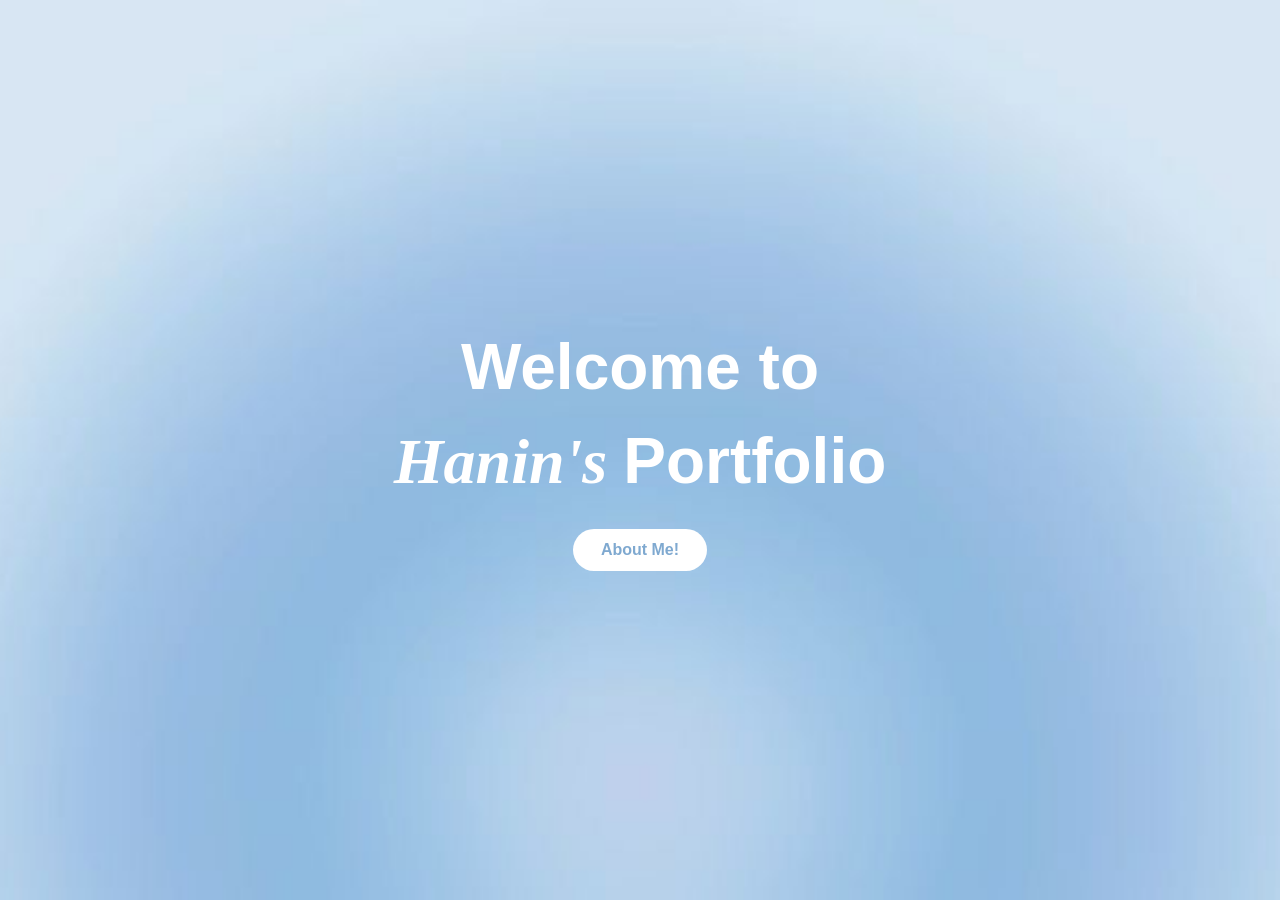
<file: index.html>
<!doctype html>
<html lang="en">

<!--
WRITTEN BY: Hanin Ali Barakat
EMAIL: Habaraka@uci.edu
-->

<head>
  <meta charset="utf-8">
  <meta name="viewport" content="width=device-width, initial-scale=1.0">
  <meta name="author" content="Hanin Ali Barakat">
  <meta name="description" content="My career portfolio">
   <!-- you would link to an external stylesheet here! -->
  <link rel="stylesheet" href="intro.css">
   <!-- you would also link to Bootstrap here! -->
  <title>Intro | Hanin's Portfolio</title>
  <link rel="preconnect" href="https://fonts.googleapis.com">
  <link rel="preconnect" href="https://fonts.gstatic.com" crossorigin>

  <link href="https://fonts.googleapis.com/css2?family=Cormorant+Garamond:wght@400;500;600;700&display=swap" rel="stylesheet">

</head>
<body>
    
    <main>
      <h1>
      <span class="main-font1">Welcome    to</span>

    <span class="bottom-line">
        <span class="main-font2">Hanin's    </span>
        <span class="main-font3">Portfolio</span>
    </span>
    </h1>
      <a href="home.html" class="about-button">About Me!</a>
    </main> 
</body>
</html>
</file>
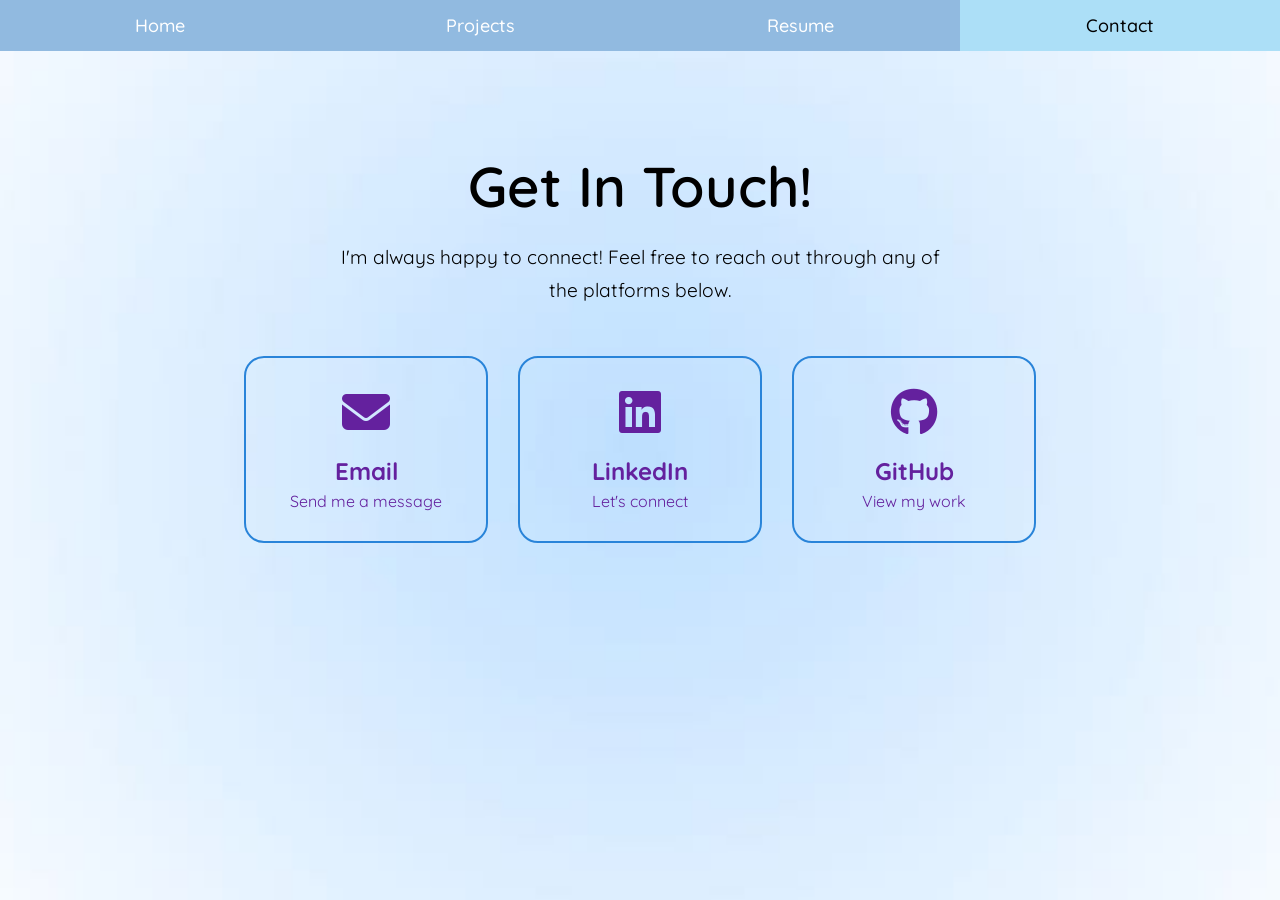
<file: contact.html>
<!doctype html>
<html lang="en">

<!--
WRITTEN BY: Hanin Ali Barakat
EMAIL: Habaraka@uci.edu
-->

<head>
  <meta charset="utf-8">
  <meta name="viewport" content="width=device-width, initial-scale=1.0">
  <meta name="author" content="Hanin Ali Barakat">
  <meta name="description" content="My career portfolio">
   <!-- you would link to an external stylesheet here! -->
  <link rel="stylesheet" href="navbar.css">
  <link rel="stylesheet" href="contact.css">
  <link href="https://fonts.googleapis.com/css2?family=Quicksand:wght@400;500;600&display=swap"
      rel="stylesheet">
  <link rel="stylesheet"
      href="https://cdnjs.cloudflare.com/ajax/libs/font-awesome/6.5.1/css/all.min.css">
   <!-- you would also link to Bootstrap here! -->
  <title>Contact | Hanin's Portfolio</title>
</head>
<body>
    <nav class="navbar"> 
      <ul>
        <li><a href="home.html">Home</a></li>
        <li><a href="projects.html">Projects</a></li>
        <li><a href="resume.html">Resume</a></li>
        <li><a class="active" href="contact.html">Contact</a></li>
      </ul>
    </nav>

    <main class="contact-page">

    <h1>Get In Touch!</h1>

    <p class="contact-intro">
        I'm always happy to connect! Feel free to reach out
        through any of the platforms below.
    </p>

    <div class="contact-options">

        <a href="mailto:haneen3barakat@gmail.com" class="contact-card">
            <i class="fa-solid fa-envelope"></i>
            <h2>Email</h2>
            <p>Send me a message</p>
        </a>

      <a href="https://www.linkedin.com/in/hanin-barakat-1a2951280/" class="contact-card">
            <i class="fa-brands fa-linkedin"></i>
            <h2>LinkedIn</h2>
            <p>Let's connect</p>
        </a>

        <a href="https://github.com/habaraka" class="contact-card">
            <i class="fa-brands fa-github"></i>
            <h2>GitHub</h2>
            <p>View my work</p>
        </a>

      </div>
      
    </main>
</body>
</html>
</file>
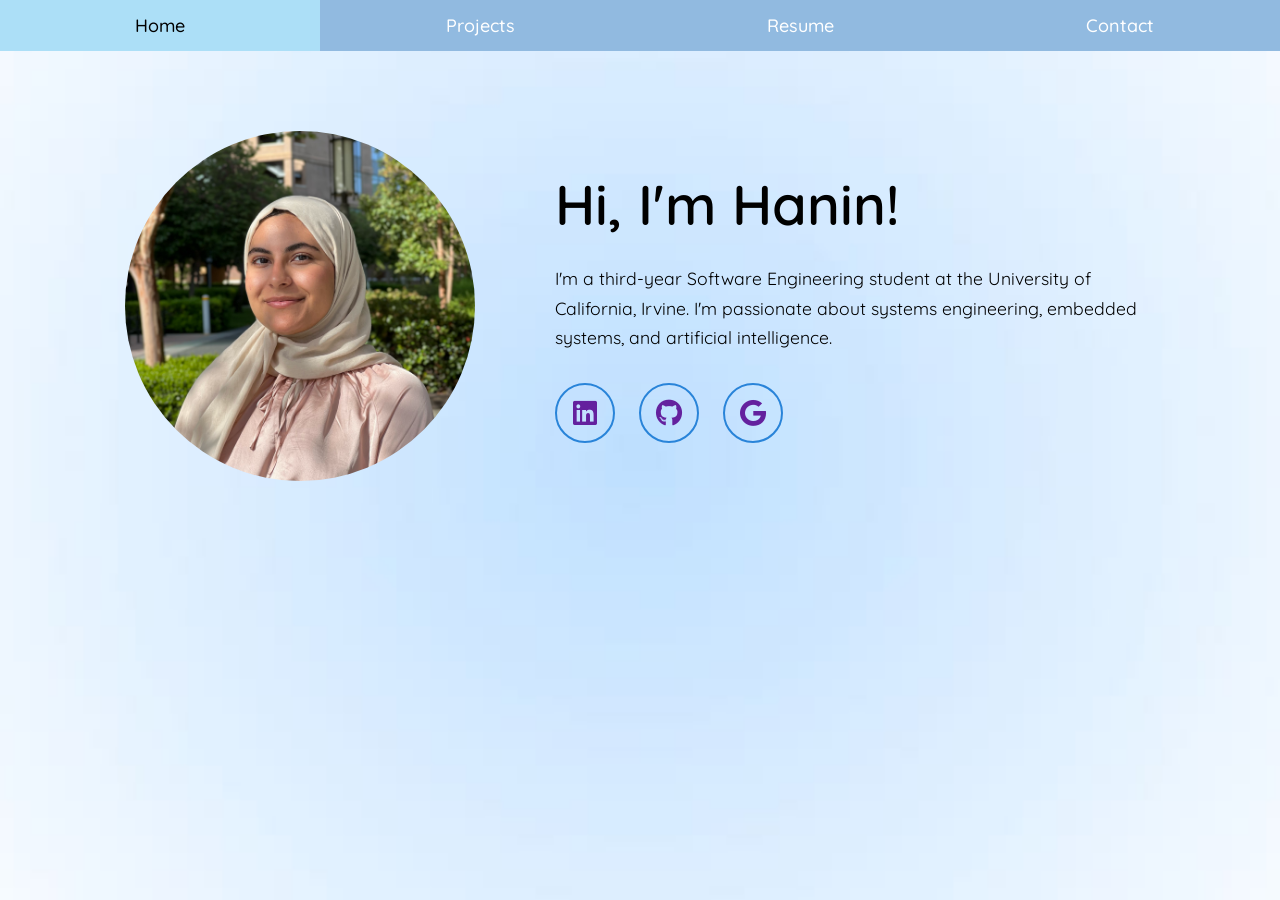
<file: home.html>
<!doctype html>
<html lang="en">

<!--
WRITTEN BY: Hanin Ali Barakat
EMAIL: Habaraka@uci.edu
-->

<head>
  <meta charset="utf-8">
  <meta name="viewport" content="width=device-width, initial-scale=1.0">
  <meta name="author" content="Hanin Ali Barakat">
  <meta name="description" content="My career portfolio">
   <!-- you would link to an external stylesheet here! -->
  <link rel="stylesheet"
          href="https://cdnjs.cloudflare.com/ajax/libs/font-awesome/6.5.1/css/all.min.css">
  <link rel="stylesheet" href="navbar.css">
  <link rel="stylesheet" href="Home.css">
  <link href="https://fonts.googleapis.com/css2?family=Quicksand:wght@400;500;600&display=swap"
      rel="stylesheet">

   <!-- you would also link to Bootstrap here! -->
  <title>Home | Hanin's Portfolio</title>
</head>
<body>
    <nav class = "navbar"> 
     <ul>
        <li><a class="active" href="home.html">Home</a></li>
        <li><a href="projects.html">Projects</a></li>
        <li><a href="resume.html">Resume</a></li>
        <li><a href="contact.html">Contact</a></li>
      </ul>
    </nav>
    <main>
      <div class="home">
        <img src="images/Hanin's-picture.png" alt="A professional picture of Hanin taken at UCI" width="450" height="600">
      
        <div class = "home-content">
          <h1>Hi, I'm Hanin!</h1>
          <p>I'm a third-year Software Engineering student at the
    University of California, Irvine. I'm passionate about
    systems engineering, embedded systems, and artificial
    intelligence.</p>
          <div class = "social-icons">
            <a href="https://www.linkedin.com/in/hanin-barakat-1a2951280/" aria-label = "Linkedin"><i class = "fa-brands fa-linkedin"></i></a>
            <a href="https://github.com/habaraka" aria-label="GitHub"><i class = "fa-brands fa-github"></i></a>
            <a href="mailto:haneen3barakat@gmail.com" aria-label="Email"><i class = "fa-brands fa-google"></i></a>
          </div>
      </div>
    </div>
    </main> 
</body>
</html>
</file>
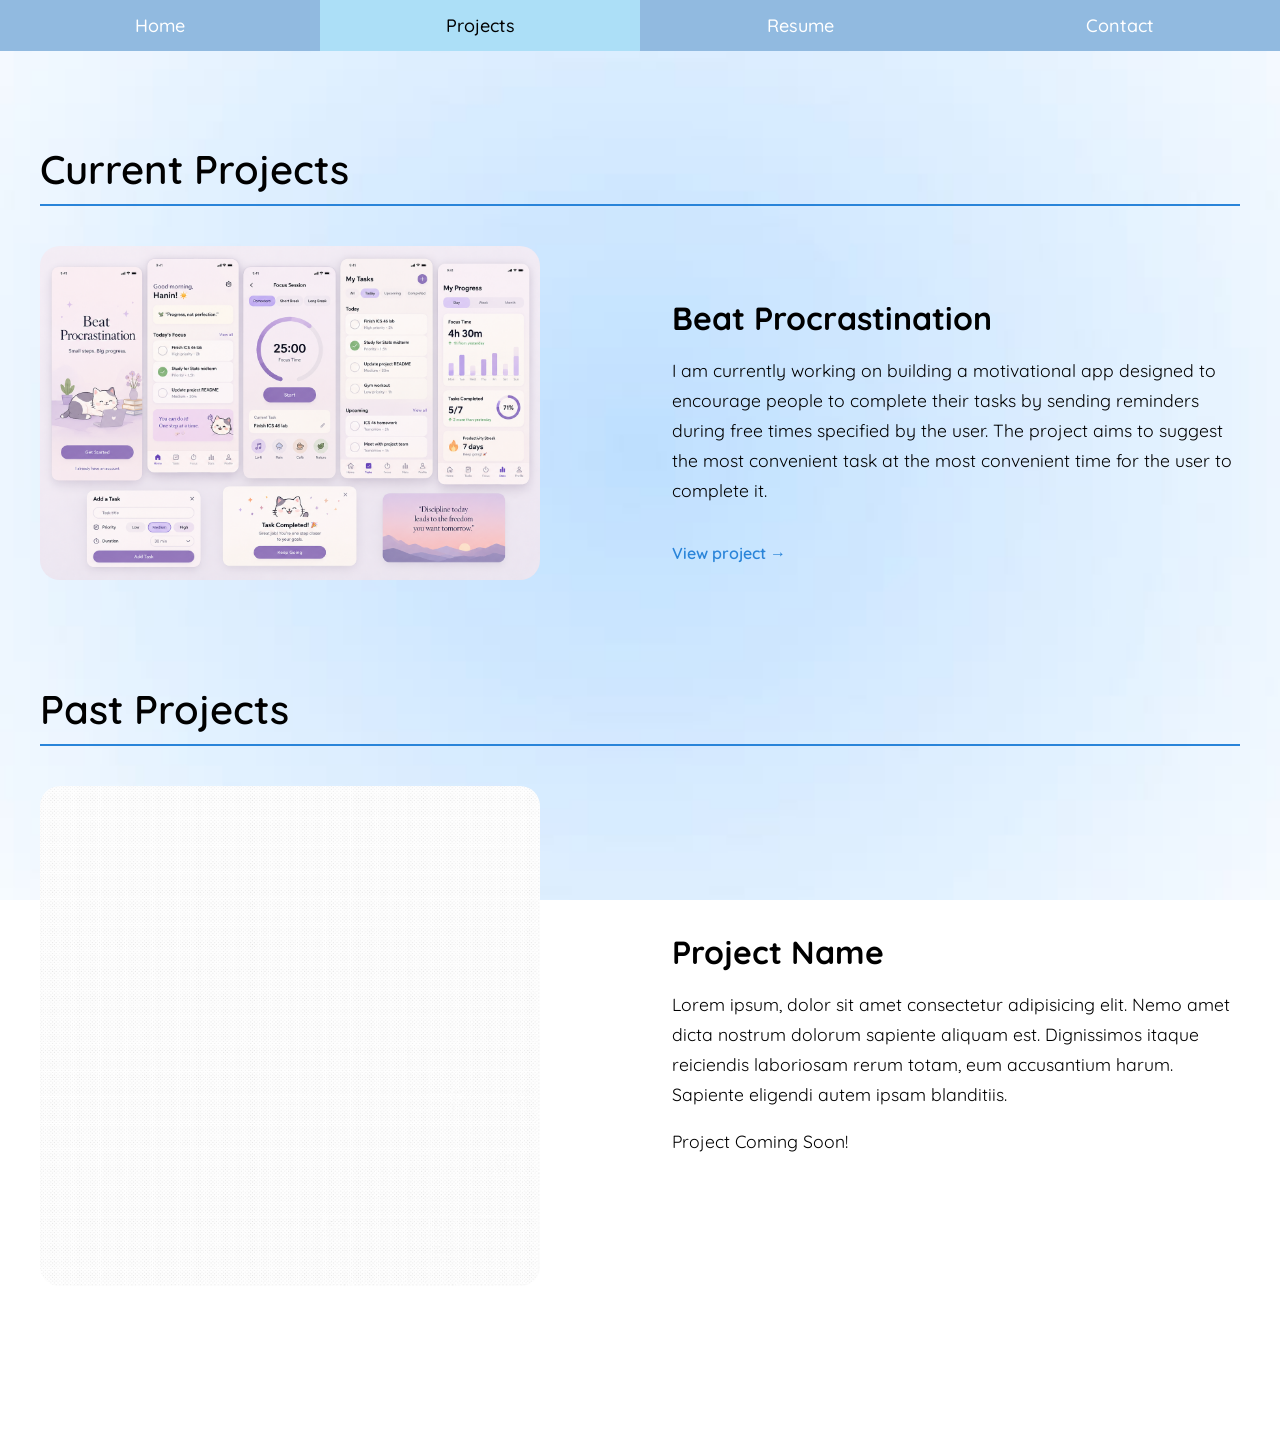
<file: projects.html>
<!doctype html>
<html lang="en">

<!--
WRITTEN BY: Hanin Ali Barakat
EMAIL: Habaraka@uci.edu
-->

<head>
  <meta charset="utf-8">
  <meta name="viewport" content="width=device-width, initial-scale=1.0">
  <meta name="author" content="Hanin Ali Barakat">
  <meta name="description" content="My career portfolio">
   <!-- you would link to an external stylesheet here! -->
  <link rel="stylesheet" href="navbar.css">
  <link rel="stylesheet" href="projects.css">
  <link href="https://fonts.googleapis.com/css2?family=Quicksand:wght@400;500;600&display=swap"
      rel="stylesheet">
   <!-- you would also link to Bootstrap here! -->
  <title>Projects | Hanin's Portfolio</title>
</head>
<body>
    <nav class = "navbar"> 
      <ul>
        <li><a href="home.html">Home</a></li>
        <li><a class="active" href="projects.html">Projects</a></li>
        <li><a href="resume.html">Resume</a></li>
        <li><a href="contact.html">Contact</a></li>
      </ul>
    </nav>
    <main class = "projects-page">

      <h1 class="visually-hidden">Projects</h1>

      <section class="project-section">
          <h2 class = "section-title">Current Projects</h2>
        <div class = "project">

          <div class = "project-image">
            <img src="images/Pastel-Beat-Procrastination-App-Showcase.png" alt=" an example of the user interface pages for the app.">
          </div>
          <div class="project-description">
              <h3>Beat Procrastination</h3>

              <p class= "P1">
                I am currently working on building a motivational app
                designed to encourage people to complete their tasks by
                sending reminders during free times specified by the user.
                The project aims to suggest the most convenient task at the
                most convenient time for the user to complete it.
            </p>
            <a href="https://github.com/habaraka/beat-procrastination">View project → </a>
          </div>
        </div>
      </section>
      <section class="project-section">

        <h2 class="section-title">Past Projects</h2>

        <div class="project">

            <div class="project-image">
                <img src="images/white-abstract-vactor-background-design_665257-153.avif"
                     alt="Screenshot of white page used as placeholder for another project.">
            </div>

            <div class="project-description">
                <h3>Project Name</h3>

                <p>
                    Lorem ipsum, dolor sit amet consectetur adipisicing elit. Nemo amet dicta nostrum dolorum sapiente aliquam est. Dignissimos itaque reiciendis laboriosam rerum totam, eum accusantium harum. Sapiente eligendi autem ipsam blanditiis.
                </p>

                <p>Project Coming Soon!</p>
            </div>

        </div>

    </section>
    </main>
</body>
</html>
</file>
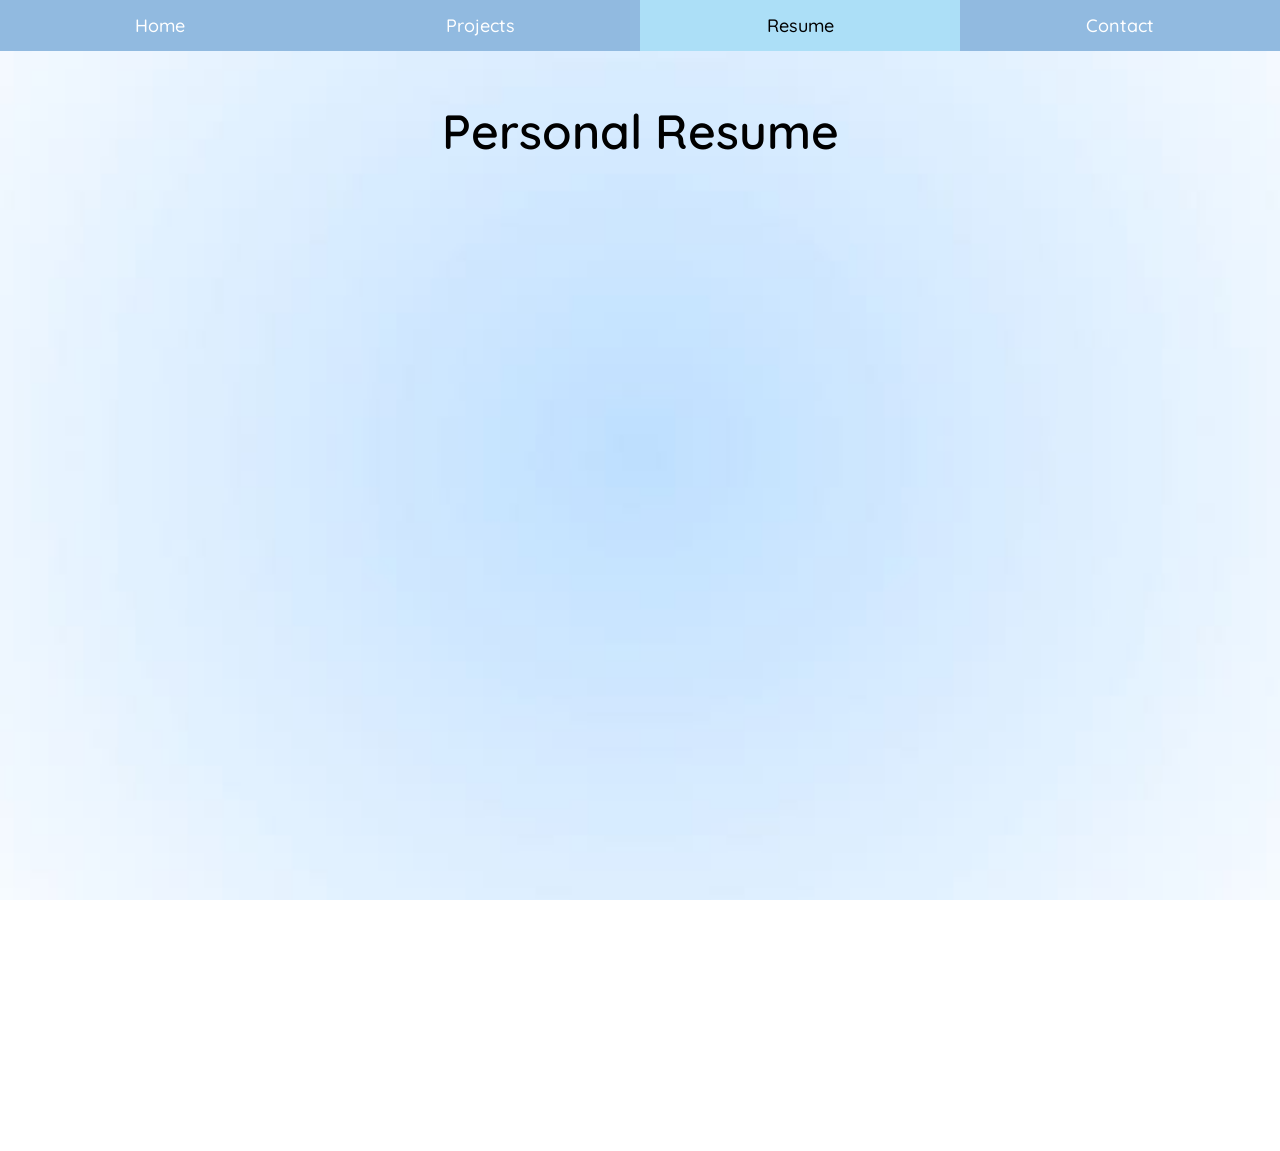
<file: resume.html>
<!doctype html>
<html lang="en">

<!--
WRITTEN BY: Hanin Ali Barakat
EMAIL: Habaraka@uci.edu
-->

<head>
  <meta charset="utf-8">
  <meta name="viewport" content="width=device-width, initial-scale=1.0">
  <meta name="author" content="Hanin Ali Barakat">
  <meta name="description" content="My career portfolio">
   <!-- you would link to an external stylesheet here! -->
  <link rel="stylesheet" href="navbar.css">
  <link rel="stylesheet" href="resume.css">
  <link href="https://fonts.googleapis.com/css2?family=Quicksand:wght@400;500;600&display=swap"
      rel="stylesheet">
   <!-- you would also link to Bootstrap here! -->
  <title>Resume | Hanin's Portfolio</title>
</head>
<body>
    <nav class = "navbar"> 
      <ul>
        <li><a href="home.html">Home</a></li>
        <li><a href="projects.html">Projects</a></li>
        <li><a class="active" href="resume.html">Resume</a></li>
        <li><a href="contact.html">Contact</a></li>
      </ul>
    </nav>
    <main>
      <div class= "resume-page">
        <h1>Personal Resume</h1>
        <div class = "resume-viewer">
          <iframe
            src="files/Hanin-Barakat-Master-CV.pdf"
            title="Hanin Barakat Resume">
        </iframe>
        </div>
      </div>
    </main>
</body>
</html>
</file>
<file: intro.css>
body {
            background-image: url(images/012cbf6ea3c8285f544741d9aeb4340a.jpg); 
            
            background-repeat: no-repeat; 
            
            background-position: center center; 
            
            background-size: cover; 
            
            background-attachment: fixed; 
            
            min-height: 100vh; 
            margin: 0;
        }



.main-font1 , .main-font3{
    color :white;
    font-family: 'Montserrat', sans-serif;
    font-weight: 700;
    font-size: 4rem;
    
}
.main-font2{
    color: white;
    font-family: 'Libre Baskerville', serif;
    font-style: italic;
    font-weight: 700;
    font-size: 4rem;
}
h1{
   display: flex;
    flex-direction: column;
    justify-content: center;
    align-items: center;
    margin: 0;
    gap: 20px;
}
.about-button {
   font-family: 'Montserrat', sans-serif;
    font-size: 16px;
    font-weight: 600;

    background-color: white;
    color: #7fa9d0;

    padding: 12px 28px;
    border-radius: 25px;

    text-decoration: none;
    margin-top: 30px;
}
main {
    display: flex;
    flex-direction: column;
    justify-content: center;
    align-items: center;
    height: 100vh;
}



#Home{
    text-align: center;
    margin-top: auto;
}

#Home a {
    background-color: white;
    color: black;
    padding: 0%;
    border-radius: 30%;
    text-decoration: none;
    font-family: 'Gilroy', sans-serif;

}
</file>
<file: navbar.css>
.navbar ul{
    list-style-type: none;
    margin: 0;
    padding: 0;
    overflow: hidden;
    background-color: #91bae0;
    display: flex;
}
.navbar a{
    display: flex;
    justify-content: center;
    align-items: center;

    color: white;
    padding: 14px 16px;
    text-decoration: none;
    font-family: "Quicksand", sans-serif;
    font-weight: 500;
    font-size: 18px;
}

.navbar a:hover{
    background-color: rgb(172, 223, 247);
    color: black;
}
.navbar li{
    flex: 1;
}

.navbar li a.active {
    background-color: rgb(172, 223, 247);
    color: black;
}

@media (max-width: 768px){

    .navbar ul {
        flex-direction: column;

    }



}
</file>
<file: contact.css>
body {
    background-image: url("images/bacjgrounf.jpeg");
    background-repeat: no-repeat;
    background-position: center center;
    background-size: cover;
    background-attachment: fixed;

    min-height: 100vh;
    margin: 0;
}

.contact-page {
    max-width: 1000px;
    margin: 0 auto;
    padding: 100px 40px;
    text-align: center;
}

.contact-page h1 {
    font-family: "Quicksand", sans-serif;
    font-size: 3.5rem;
    font-weight: 600;
    margin: 0 0 20px;
}

.contact-intro {
    font-family: "Quicksand", sans-serif;
    font-size: 1.2rem;
    line-height: 1.7;

    max-width: 600px;
    margin: 0 auto 50px;
}

.contact-options {
    display: flex;
    justify-content: center;
    gap: 30px;
}

.contact-card {
    width: 200px;
    padding: 30px 20px;

    border: 2px solid #2984d9;
    border-radius: 20px;

    text-decoration: none;
    color: #64219e;

    font-family: "Quicksand", sans-serif;

    transition: 0.3s ease;
}

.contact-card:hover {
    transform: translateY(-8px) scale(1.05);
    box-shadow: 0 10px 25px rgba(36, 163, 226, 0.25);
}

.contact-card i {
    font-size: 3rem;
    margin-bottom: 10px;
}

.contact-card h2 {
    margin: 10px 0 5px;
}

.contact-card p {
    margin: 0;
}

@media (max-width: 768px) {

    .contact-page {
        padding: 50px 20px;
    }

    .contact-page h1 {
        font-size: 2.5rem;
    }

    .contact-intro {
        font-size: 1rem;
        margin-bottom: 30px;
    }

    .contact-options {
        flex-direction: column;
        align-items: center;
        gap: 20px;
    }

    .contact-card {
        width: 80%;
        max-width: 280px;
        padding: 25px 20px;
    }
}

@media (min-width: 769px) and (max-width: 1032px) {

    .contact-page {
        padding: 60px 20px;
    }

    .contact-page h1 {
        font-size: 3rem;
    }

    .contact-intro {
        font-size: 2rem;
        margin-bottom: 60px;
    }

    .contact-options {
        flex-direction: column;
        align-items: center;
        gap: 50px;
    }

    .contact-card {
        width: 80%;
        max-width: 280px;
        padding: 30px 25px;
    }
}
</file>
<file: Home.css>
body {
            background-image: url(images/bacjgrounf.jpeg); 
            
            background-repeat: no-repeat; 
            
            background-position: center center; 
            
            background-size: cover; 
            
            background-attachment: fixed; 
            
            min-height: 100vh; 
            margin: 0;
        }


.home img {
    width: 350px;
    height: 350px;
    border-radius: 50%;
    object-fit: cover;

    flex-shrink: 0;
}

.home {
    display: flex;
    justify-content: center;
    align-items: center;

    gap: 5rem;

    max-width: 1200px;
    margin: 0 auto;
    padding: 80px 40px;
}


.social-icons {
    display: flex;
    gap: 1.5rem;
    margin-top: 30px;
}

.social-icons a{
    display: inline-flex;
    justify-content: center;
    align-items: center;

    width: 3.5rem;
    height: 3.5rem;


    background-color: transparent;
    border: 0.15rem solid #2984d9;
    border-radius: 50%;

    font-size: 1.7rem;
    text-decoration: none;

    border-radius:50%;
    margin:0;
    transition: 0.3s ease;
}
.social-icons a i {
    color: #64219e;
}

.social-icons a:hover{
    color: #166e94;
    background-color: rgb(157, 215, 241);
    transform: scale(1.3) translateY(-5px) ;
    box-shadow:0 0 5px rgb(0, 0, 0.12);
}

.home-content {
    max-width: 600px;
}

.home-content h1 {
    font-family: "Quicksand", sans-serif;
    font-size: 3.5rem;
    font-weight: 600;
    margin: 0 0 25px 0;
}

.home-content h2 {
    font-family: "Quicksand", sans-serif;
    font-size: 1.5rem;
    margin-bottom: 15px;
}

.home-content p {
    font-family: "Quicksand", sans-serif;
    font-size: 1.1rem;
    line-height: 1.7;
}



@media (max-width: 768px){

    .home {
        flex-direction: column;
        gap: 2rem;
        padding: 40px 20px;


    }

    .home img{
        width: 220px;
        height: 220px;
    }

    .home .home-content h1 {
        font-size: 2.2rem;
    }

    .home-content{

        text-align: center;
    }

    .social-icons{
        justify-content: center;
    }

}


@media (min-width: 769px) and (max-width: 1100px){

    .home {
        flex-direction: column;
        gap: 4rem;
        padding: 40px 20px;


    }

    .home img{
        width: 440px;
        height: 440px;
    }

    .home .home-content h1 {
        font-size: 3rem;
    }

    .home .home-content h2 {
        font-size: 2rem;
    }
    
    .home .home-content p {
        font-size: 1.5rem;
    }

    .home-content{

        text-align: center;
    }

    .social-icons{
        justify-content: center;
    }

}
</file>
<file: projects.css>
body {
    background-image: url("images/bacjgrounf.jpeg");
    background-repeat: no-repeat;
    background-position: center center;
    background-size: cover;
    background-attachment: fixed;

    min-height: 100vh;
    margin: 0;
}



.projects-page {
    max-width: 1200px;
    margin: 0 auto;
    padding: 60px 40px;
}

.section-title {
    font-family: "Quicksand", sans-serif;
    font-size: 2.5rem;
    font-weight: 600;

    margin-bottom: 40px;

    border-bottom: 2px solid #2984d9;
    padding-bottom: 10px;
}

.project {
    display: flex;
    align-items: center;

    gap: 4rem;

    margin-bottom: 100px;
}

.project-image {
    flex: 1;
}

.project-image img {
    width: 100%;
    max-width: 500px;
    border-radius: 20px;
}

.project-description {
    flex: 1;
}

.project-description h3 {
    font-family: "Quicksand", sans-serif;
    font-size: 2rem;
    margin-bottom: 15px;
}

.project-description p {
    font-family: "Quicksand", sans-serif;
    font-size: 1.1rem;
    line-height: 1.7;
}

.project-description a {
    display: inline-block;

    margin-top: 20px;

    font-family: "Quicksand", sans-serif;
    font-weight: 600;

    color: #2984d9;
    text-decoration: none;

    transition: transform 0.3s ease;
}

.project-description a:hover {
    text-decoration: underline;
    transform: scale(1.1) translateY(-3px);
}

.visually-hidden {
    position: absolute;
    width: 1px;
    height: 1px;
    padding: 0;
    margin: -1px;
    overflow: hidden;
    clip: rect(0, 0, 0, 0);
    white-space: nowrap;
    border: 0;
}

@media (max-width: 768px){

    .project{
        flex-direction: column;
    }

    .section-title {
    font-size: 2rem;
    font-weight: 600;

    margin-bottom: 40px;

}

.project-description h3 {
    font-size: 1.5rem;
    margin-bottom: 15px;
}









}
</file>
<file: resume.css>
body {
    background-image: url("images/bacjgrounf.jpeg");
    background-repeat: no-repeat;
    background-position: center center;
    background-size: cover;
    background-attachment: fixed;

    min-height: 100vh;
    margin: 0;
}

.resume-page {
    width: 90%;
    max-width: 1100px;
    margin: 0 auto;
    padding: 50px 0;
}

.resume-page h1 {
    font-family: "Quicksand", sans-serif;
    font-size: 3rem;
    font-weight: 600;
    text-align: center;
    margin: 0 0 40px 0;
}

.resume-viewer {
    width: 100%;
    height: 900px;
}

.resume-viewer iframe {
    display: block;
    width: 100%;
    height: 100%;
    border: none;
    border-radius: 15px;
}

@media (max-width: 768px){

    .resume-page{
        width: 90%;
        margin: 0 auto;
        padding: 30px 0; width: 90%;
        margin: 0 auto;
        padding: 30px 0;
    }

    .resume-page h1 {
        font-size: 2rem;
        text-align: center;
        margin-bottom: 25px;

    }

    .resume-viewer{
        width: 100%;
         height: 600px;



    }
    .resume-viewer iframe {
        display: block;
        width: 100%;
        height: 100%;
        border: none;
        border-radius: 15px;
}

}
@media (min-width: 769px) and (max-width: 1100px) {

    .resume-page {
        width: 85%;
        max-width: 850px;
        margin: 0 auto;
        padding: 30px 0;
    }

    .resume-page h1 {
        font-size: 3rem;
        margin-bottom: 25px;
    }

    .resume-viewer {
        width: 100%;
        height: 850px;
    }

    .resume-viewer iframe {
        width: 100%;
        height: 100%;
    }
}
</file>
